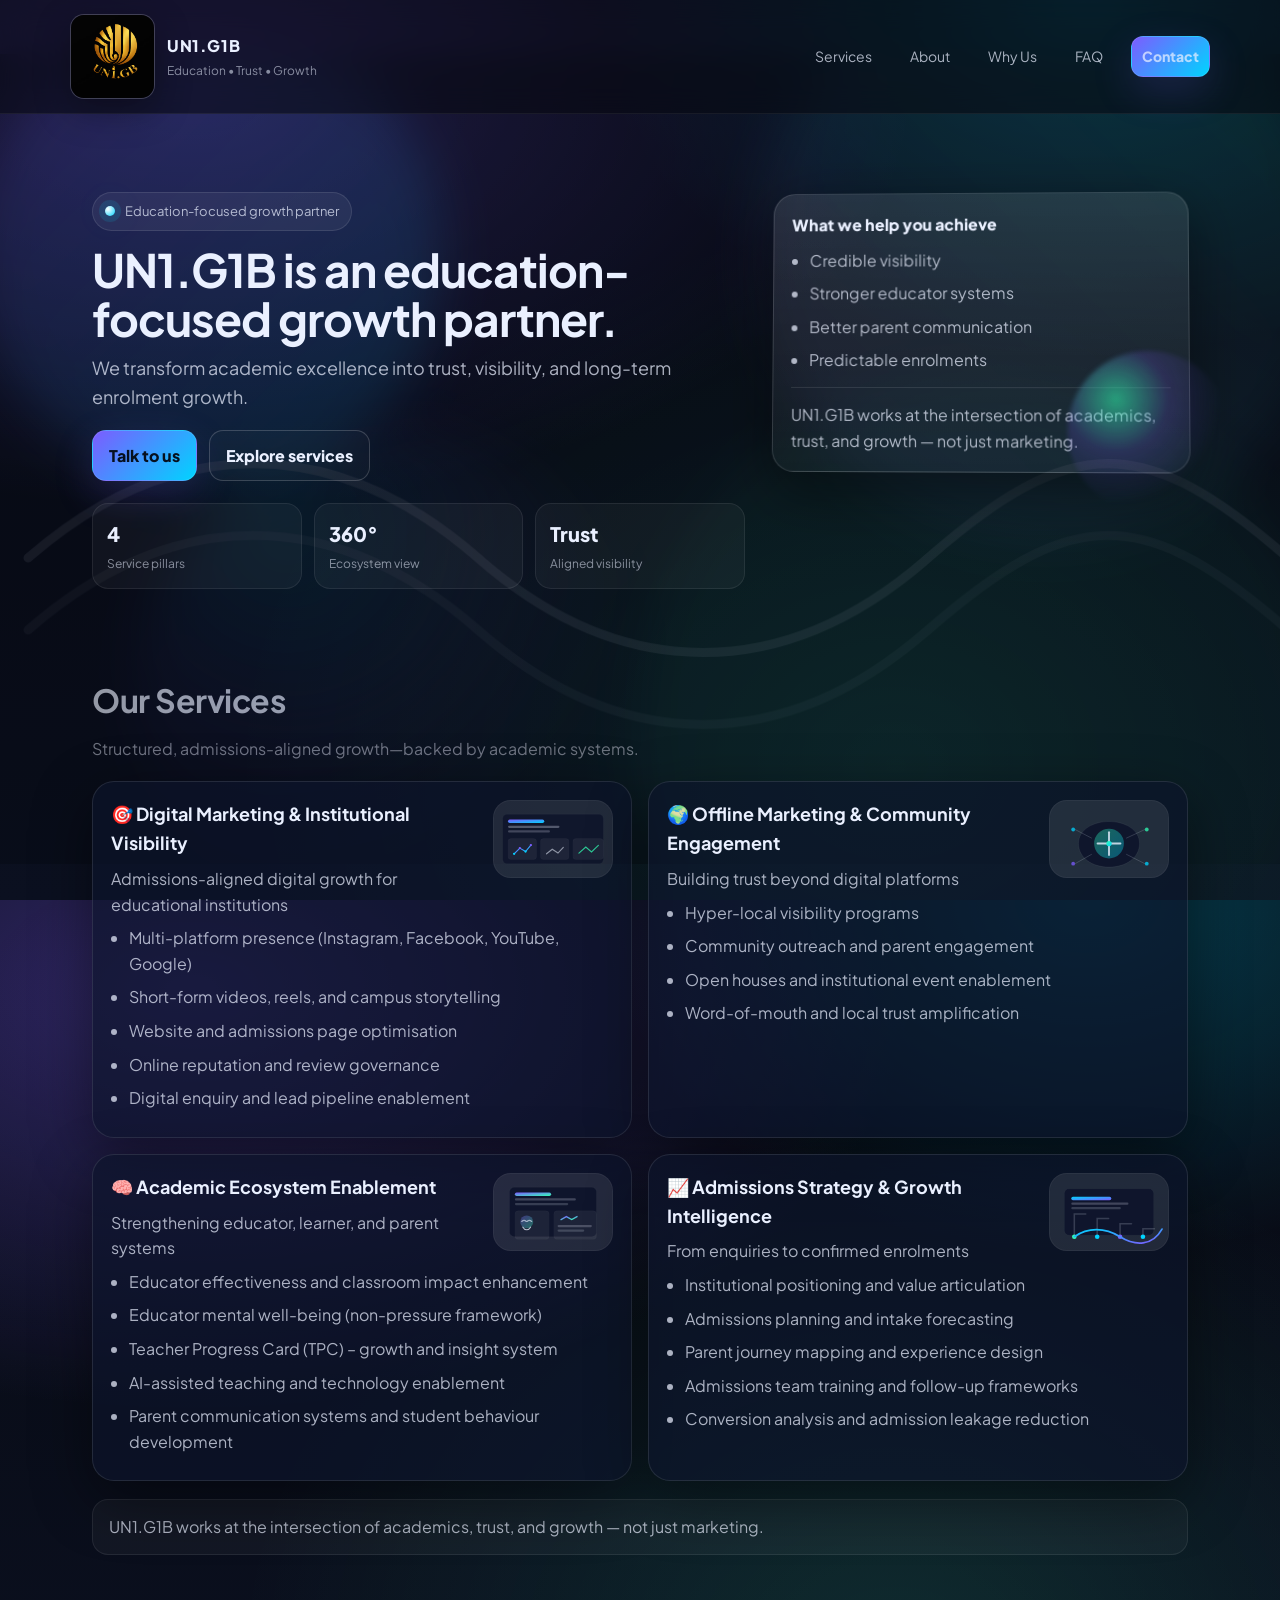
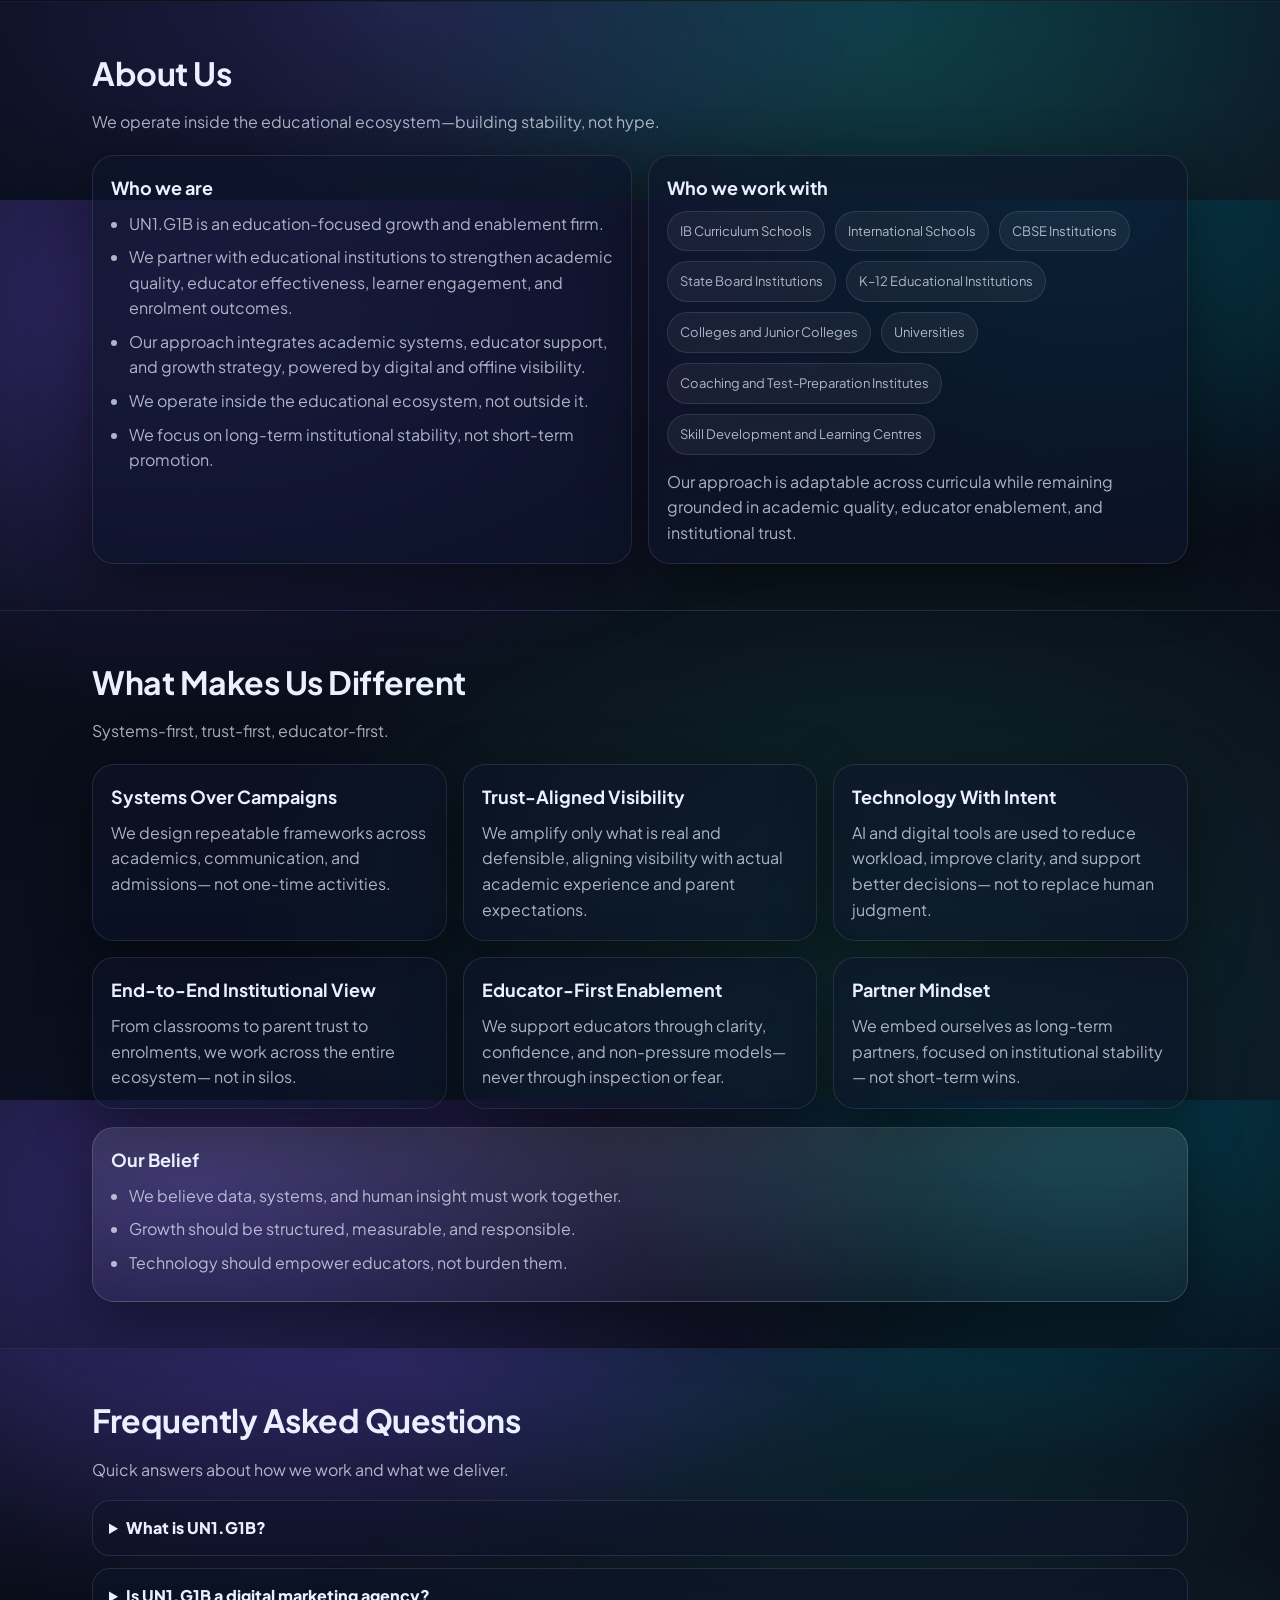
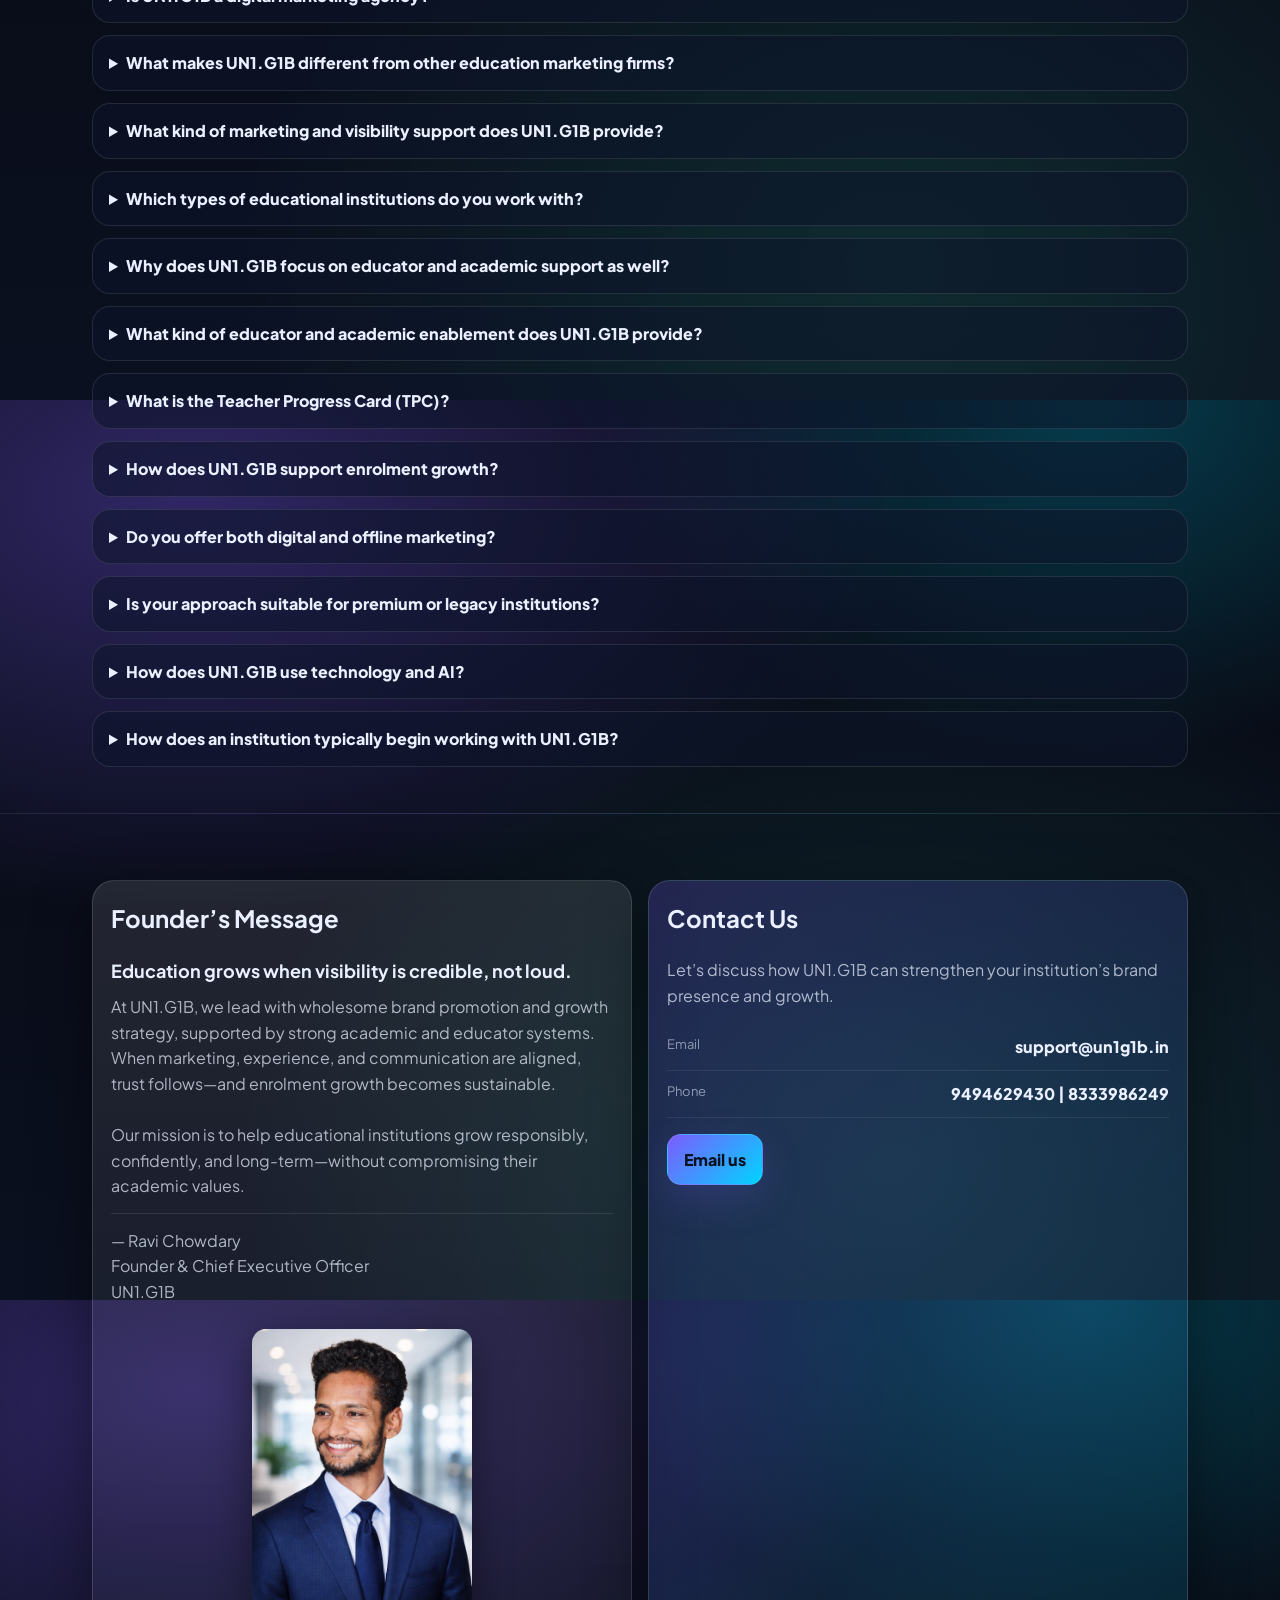
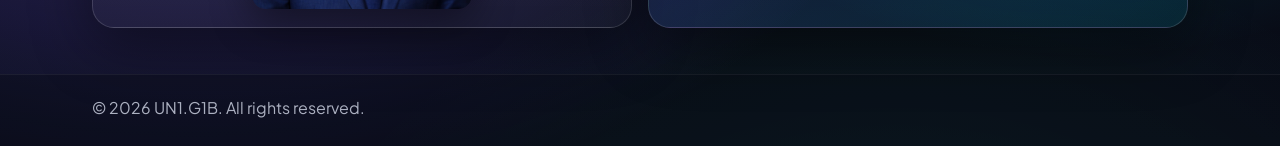
<file: index.html>
<!doctype html>
<html lang="en">
<head>
  <meta charset="utf-8"/>
  <meta name="viewport" content="width=device-width,initial-scale=1,viewport-fit=cover"/>
  <meta name="theme-color" content="#070A12"/>
  <title>UN1.G1B — Education Growth Partner</title>
  <meta name="google-site-verification" content="wPnAxv5JgVIAZLNggZyhaIJvH1Eu4LKF4EkXM1ku5Jc" />
  <link rel="icon" type="image/png" href="/favicon.png">
  <link rel="preconnect" href="https://fonts.googleapis.com">
  <link rel="preconnect" href="https://fonts.gstatic.com" crossorigin>
  <link href="https://fonts.googleapis.com/css2?family=Plus+Jakarta+Sans:wght@400;600;700;800&display=swap" rel="stylesheet">
  <link rel="stylesheet" href="style.css"/>
</head>
<body>
  <header class="nav">
    <div class="container nav__inner">
      <a class="brand" href="#">
        <div class="brand__mark brand__mark--logo"><img src="images/logo.png" alt="UN1.G1B logo"/></div>
        <div class="brand__text">
          <div class="brand__name">UN1.G1B</div>
          <div class="brand__tag">Education • Trust • Growth</div>
        </div>
      </a>

      <!-- Mobile menu toggle (CSS-only) -->
      <input class="nav__toggle" type="checkbox" id="nav-toggle" aria-label="Open menu"/>
      <label class="nav__burger" for="nav-toggle" aria-hidden="true">
        <span></span><span></span><span></span>
      </label>

      <nav class="nav__links">
        <a href="#services" onclick="document.getElementById('nav-toggle').checked=false">Services</a>
        <a href="#about" onclick="document.getElementById('nav-toggle').checked=false">About</a>
        <a href="#why" onclick="document.getElementById('nav-toggle').checked=false">Why Us</a>
        <a href="#faq" onclick="document.getElementById('nav-toggle').checked=false">FAQ</a>
        <a class="btn btn--small" href="#contact" onclick="document.getElementById('nav-toggle').checked=false">Contact</a>
      </nav>
    </div>
  </header>

  <main>
    <section class="hero">
      <div class="hero__bg" aria-hidden="true">
        <img src="images/hero.svg" alt="" />
      </div>

      <div class="container hero__inner">
        <div class="hero__copy">
          <div class="pill"><span class="dot"></span> Education-focused growth partner</div>
          <h1>UN1.G1B is an education-focused growth partner.</h1>
          <p class="lead">We transform academic excellence into trust, visibility, and long-term enrolment growth.</p>

          <div class="hero__cta">
            <a class="btn" href="#contact">Talk to us</a>
            <a class="btn btn--ghost" href="#services">Explore services</a>
          </div>

          <div class="hero__meta">
            <div class="stat"><div class="stat__n">4</div><div class="stat__t">Service pillars</div></div>
            <div class="stat"><div class="stat__n">360°</div><div class="stat__t">Ecosystem view</div></div>
            <div class="stat"><div class="stat__n">Trust</div><div class="stat__t">Aligned visibility</div></div>
          </div>
        </div>

        <div class="hero__card">
          <div class="card card--glass card--tilt">
            <div class="card__title">What we help you achieve</div>
            <ul class="checklist">
              <li>Credible visibility</li>
              <li>Stronger educator systems</li>
              <li>Better parent communication</li>
              <li>Predictable enrolments</li>
            </ul>
            <div class="divider"></div>
            <div class="muted">UN1.G1B works at the intersection of academics, trust, and growth — not just marketing.</div>
            <div class="spark" aria-hidden="true"></div>
          </div>
        </div>
      </div>
    </section>

    <section id="services" class="section">
      <div class="container">
        <div class="section__head">
          <h2>Our Services</h2>
          <p>Structured, admissions-aligned growth—backed by academic systems.</p>
        </div>

        <div class="grid grid--2">
          
          <article class="card card--service">
            <div class="service__top">
              <div>
                <h3>🎯 Digital Marketing & Institutional Visibility</h3>
                <p class="muted">Admissions-aligned digital growth for educational institutions</p>
              </div>
              <div class="service__img"><img src="images/digital.svg" alt=""/></div>
            </div>
            <ul class="bullets">
              <li>Multi-platform presence (Instagram, Facebook, YouTube, Google)</li><li>Short-form videos, reels, and campus storytelling</li><li>Website and admissions page optimisation</li><li>Online reputation and review governance</li><li>Digital enquiry and lead pipeline enablement</li>
            </ul>
          </article>
          
          <article class="card card--service">
            <div class="service__top">
              <div>
                <h3>🌍 Offline Marketing & Community Engagement</h3>
                <p class="muted">Building trust beyond digital platforms</p>
              </div>
              <div class="service__img"><img src="images/offline.svg" alt=""/></div>
            </div>
            <ul class="bullets">
              <li>Hyper-local visibility programs</li><li>Community outreach and parent engagement</li><li>Open houses and institutional event enablement</li><li>Word-of-mouth and local trust amplification</li>
            </ul>
          </article>
          
          <article class="card card--service">
            <div class="service__top">
              <div>
                <h3>🧠 Academic Ecosystem Enablement</h3>
                <p class="muted">Strengthening educator, learner, and parent systems</p>
              </div>
              <div class="service__img"><img src="images/academics.svg" alt=""/></div>
            </div>
            <ul class="bullets">
              <li>Educator effectiveness and classroom impact enhancement</li><li>Educator mental well-being (non-pressure framework)</li><li>Teacher Progress Card (TPC) – growth and insight system</li><li>AI-assisted teaching and technology enablement</li><li>Parent communication systems and student behaviour development</li>
            </ul>
          </article>
          
          <article class="card card--service">
            <div class="service__top">
              <div>
                <h3>📈 Admissions Strategy & Growth Intelligence</h3>
                <p class="muted">From enquiries to confirmed enrolments</p>
              </div>
              <div class="service__img"><img src="images/admissions.svg" alt=""/></div>
            </div>
            <ul class="bullets">
              <li>Institutional positioning and value articulation</li><li>Admissions planning and intake forecasting</li><li>Parent journey mapping and experience design</li><li>Admissions team training and follow-up frameworks</li><li>Conversion analysis and admission leakage reduction</li>
            </ul>
          </article>
          
        </div>

        <div class="micro">UN1.G1B works at the intersection of academics, trust, and growth — not just marketing.</div>
      </div>
    </section>

    <section id="about" class="section section--alt">
      <div class="container">
        <div class="section__head">
          <h2>About Us</h2>
          <p>We operate inside the educational ecosystem—building stability, not hype.</p>
        </div>

        <div class="grid grid--2">
          <div class="card">
            <h3>Who we are</h3>
            <ul class="bullets">
              <li>UN1.G1B is an education-focused growth and enablement firm.</li><li>We partner with educational institutions to strengthen academic quality, educator effectiveness, learner engagement, and enrolment outcomes.</li><li>Our approach integrates academic systems, educator support, and growth strategy, powered by digital and offline visibility.</li><li>We operate inside the educational ecosystem, not outside it.</li><li>We focus on long-term institutional stability, not short-term promotion.</li>
            </ul>
          </div>

          <div class="card">
            <h3>Who we work with</h3>
            <ul class="chips">
              <li>IB Curriculum Schools</li><li>International Schools</li><li>CBSE Institutions</li><li>State Board Institutions</li><li>K–12 Educational Institutions</li><li>Colleges and Junior Colleges</li><li>Universities</li><li>Coaching and Test-Preparation Institutes</li><li>Skill Development and Learning Centres</li>
            </ul>
            <p class="muted" style="margin-top:14px;">
              Our approach is adaptable across curricula while remaining grounded in academic quality, educator enablement, and institutional trust.
            </p>
          </div>
        </div>
      </div>
    </section>

    <section id="why" class="section">
      <div class="container">
        <div class="section__head">
          <h2>What Makes Us Different</h2>
          <p>Systems-first, trust-first, educator-first.</p>
        </div>

        <div class="grid grid--3">
          
          <article class="card card--soft card--hover">
            <h3>Systems Over Campaigns</h3>
            <p class="muted">We design repeatable frameworks across academics, communication, and admissions— not one-time activities.</p>
          </article>
          
          <article class="card card--soft card--hover">
            <h3>Trust-Aligned Visibility</h3>
            <p class="muted">We amplify only what is real and defensible, aligning visibility with actual academic experience and parent expectations.</p>
          </article>
          
          <article class="card card--soft card--hover">
            <h3>Technology With Intent</h3>
            <p class="muted">AI and digital tools are used to reduce workload, improve clarity, and support better decisions— not to replace human judgment.</p>
          </article>
          
          <article class="card card--soft card--hover">
            <h3>End-to-End Institutional View</h3>
            <p class="muted">From classrooms to parent trust to enrolments, we work across the entire ecosystem— not in silos.</p>
          </article>
          
          <article class="card card--soft card--hover">
            <h3>Educator-First Enablement</h3>
            <p class="muted">We support educators through clarity, confidence, and non-pressure models— never through inspection or fear.</p>
          </article>
          
          <article class="card card--soft card--hover">
            <h3>Partner Mindset</h3>
            <p class="muted">We embed ourselves as long-term partners, focused on institutional stability— not short-term wins.</p>
          </article>
          
        </div>

        <div class="card card--wide card--glass">
          <h3>Our Belief</h3>
          <ul class="bullets">
            <li>We believe data, systems, and human insight must work together.</li><li>Growth should be structured, measurable, and responsible.</li><li>Technology should empower educators, not burden them.</li>
          </ul>
        </div>
      </div>
    </section>

    <section id="faq" class="section section--alt">
      <div class="container">
        <div class="section__head">
          <h2>Frequently Asked Questions</h2>
          <p>Quick answers about how we work and what we deliver.</p>
        </div>

        <div class="faq">
          
          <details class="faq__item">
            <summary>What is UN1.G1B?</summary>
            <div class="faq__body">UN1.G1B is an education-focused growth and enablement firm. We help educational institutions build credible visibility, strong brand presence, and sustainable enrolment growth, supported by robust academic and educator systems.</div>
          </details>
          
          <details class="faq__item">
            <summary>Is UN1.G1B a digital marketing agency?</summary>
            <div class="faq__body">UN1.G1B leads with strategic marketing and brand visibility, delivered through digital and offline channels. What sets us apart is that our marketing is backed by strong internal systems— educator effectiveness, communication clarity, and academic alignment— so growth is sustainable, not superficial.</div>
          </details>
          
          <details class="faq__item">
            <summary>What makes UN1.G1B different from other education marketing firms?</summary>
            <div class="faq__body">Most firms focus only on promotion. We focus on wholesome brand promotion— where visibility, trust, academic experience, and admissions strategy are aligned. This ensures institutions grow credibly, consistently, and long-term.</div>
          </details>
          
          <details class="faq__item">
            <summary>What kind of marketing and visibility support does UN1.G1B provide?</summary>
            <div class="faq__body">We support institutions with digital marketing and social media presence, short-form videos and institutional storytelling, website and admissions page optimisation, online reputation and review governance, and digital/offline enquiry generation systems— all aligned to admissions outcomes and parent trust.</div>
          </details>
          
          <details class="faq__item">
            <summary>Which types of educational institutions do you work with?</summary>
            <div class="faq__body">We work with a broad range of institutions, including IB and international schools, CBSE and state board institutions, colleges, universities, coaching centres, and learning organisations.</div>
          </details>
          
          <details class="faq__item">
            <summary>Why does UN1.G1B focus on educator and academic support as well?</summary>
            <div class="faq__body">In education, marketing works only when the internal experience matches the external promise. We support educators, classrooms, and communication systems so that brand visibility reflects real quality— protecting trust and reputation.</div>
          </details>
          
          <details class="faq__item">
            <summary>What kind of educator and academic enablement does UN1.G1B provide?</summary>
            <div class="faq__body">We support educator effectiveness, classroom engagement, mental well-being, AI and technology enablement, structured feedback systems, and student behaviour development— using non-pressure, growth-focused frameworks.</div>
          </details>
          
          <details class="faq__item">
            <summary>What is the Teacher Progress Card (TPC)?</summary>
            <div class="faq__body">The Teacher Progress Card is a growth-oriented insight framework that supports educator development by providing visibility into teaching effectiveness, classroom engagement, well-being, and modern teaching readiness— without ranking or punitive evaluation.</div>
          </details>
          
          <details class="faq__item">
            <summary>How does UN1.G1B support enrolment growth?</summary>
            <div class="faq__body">We combine brand visibility, admissions strategy, parent journey design, and follow-up systems with academic alignment to drive predictable and sustainable enrolment outcomes.</div>
          </details>
          
          <details class="faq__item">
            <summary>Do you offer both digital and offline marketing?</summary>
            <div class="faq__body">Yes. We manage digital marketing and content strategy while also supporting offline engagement through community outreach, parent engagement initiatives, and institutional events— creating a holistic brand presence.</div>
          </details>
          
          <details class="faq__item">
            <summary>Is your approach suitable for premium or legacy institutions?</summary>
            <div class="faq__body">Absolutely. Our approach is designed for institutions that value reputation, credibility, and responsible growth, not aggressive or short-term promotion.</div>
          </details>
          
          <details class="faq__item">
            <summary>How does UN1.G1B use technology and AI?</summary>
            <div class="faq__body">We use technology and AI to improve marketing effectiveness, educator productivity, communication clarity, and decision-making— always with ethical, responsible usage.</div>
          </details>
          
          <details class="faq__item">
            <summary>How does an institution typically begin working with UN1.G1B?</summary>
            <div class="faq__body">We begin with understanding the institution’s brand positioning, admissions goals, and internal ecosystem, followed by a structured roadmap covering marketing, communication systems, academic alignment, and enrolment strategy.</div>
          </details>
          
        </div>
      </div>
    </section>

    <section class="section">
      <div class="container">
        <div class="grid grid--2">
          <div class="card card--glass">
            <h2 style="margin-top:0;">Founder’s Message</h2>
            <h3 class="founder__headline">Education grows when visibility is credible, not loud.</h3>
            <p class="muted" style="white-space:pre-line;">At UN1.G1B, we lead with wholesome brand promotion and growth strategy, supported by strong academic and educator systems. When marketing, experience, and communication are aligned, trust follows—and enrolment growth becomes sustainable.

Our mission is to help educational institutions grow responsibly, confidently, and long-term—without compromising their academic values.</p>
            <div class="divider"></div>
            <p class="muted" style="white-space:pre-line;">— Ravi Chowdary
Founder & Chief Executive Officer
UN1.G1B</p>
            <div class="founder__image">
              <img src="images/founder.jpeg" alt="Ravi Chowdary, Founder & CEO of UN1.G1B" />
            </div>
          </div>

          <div id="contact" class="card card--cta">
            <h2 style="margin-top:0;">Contact Us</h2>
            <p class="muted">Let’s discuss how UN1.G1B can strengthen your institution’s brand presence and growth.</p>
            <div class="contact">
              <div class="contact__row"><div class="contact__k">Email</div><a class="contact__v" href="mailto:support@un1g1b.in">support@un1g1b.in</a></div>
              <div class="contact__row"><div class="contact__k">Phone</div><a class="contact__v" href="tel:9494629430">9494629430 | 8333986249</a></div>
            </div>
            <a class="btn" href="mailto:support@un1g1b.in">Email us</a>
          </div>
        </div>
      </div>
    </section>

    <footer class="footer">
      <div class="container footer__inner">
        <div class="muted">© 2026 UN1.G1B. All rights reserved.</div>
      </div>
    </footer>
  </main>
</body>
</html>
</file>
<file: style.css>
html{scroll-behavior:smooth}
*{-webkit-tap-highlight-color: transparent}

/* RYSEN PRO — Dynamic single-page style (animations + section illustrations) */
:root{--bg:#070A12;--bg2:#0B1020;--card:#0D142B;--stroke:rgba(255,255,255,.10);--text:#EAF0FF;--muted:rgba(234,240,255,.72);--muted2:rgba(234,240,255,.55);--accent:#7C5CFF;--accent2:#00D4FF;--accent3:#32FFB5;--shadow:0 18px 60px rgba(0,0,0,.45);--radius:22px;--max:1140px}
*{box-sizing:border-box}html,body{height:100%}
body{margin:0;font-family:"Plus Jakarta Sans",ui-sans-serif,system-ui,-apple-system,Segoe UI,Roboto,Helvetica,Arial;color:var(--text);
background:radial-gradient(1200px 700px at 15% 10%, rgba(124,92,255,.35), transparent 60%),
radial-gradient(900px 650px at 85% 0%, rgba(0,212,255,.25), transparent 55%),
radial-gradient(1100px 900px at 70% 85%, rgba(50,255,181,.12), transparent 60%),
linear-gradient(180deg,var(--bg),var(--bg2));line-height:1.6;overflow-x:hidden}
a{color:inherit;text-decoration:none}

img, picture, video {max-width:100%;height:auto;display:block;}

.container{max-width:var(--max);margin:0 auto;padding:0 22px}
.nav{position:sticky;top:0;z-index:50;backdrop-filter:blur(14px);background:rgba(7,10,18,.58);border-bottom:1px solid rgba(255,255,255,.06)}
.nav__inner{display:flex;align-items:center;justify-content:space-between;padding:14px 0}
.brand{display:flex;align-items:center;gap:12px}
.brand__mark{width:40px;height:40px;border-radius:14px;display:grid;place-items:center;overflow:hidden;background:rgba(255,255,255,.06);border:1px solid rgba(255,255,255,.14);box-shadow:0 12px 34px rgba(0,0,0,.35);transition:transform .25s ease}
.brand:hover .brand__mark{transform:rotate(-6deg) scale(1.02)}
.brand__name{font-weight:900;letter-spacing:.6px}.brand__tag{font-size:12px;color:var(--muted2);margin-top:2px}
.nav__links{display:flex;align-items:center;gap:18px}
.nav__links a{font-size:14px;color:var(--muted);padding:8px 10px;border-radius:12px;transition:background .2s ease,color .2s ease,transform .2s ease}
.nav__links a:hover{background:rgba(255,255,255,.06);color:var(--text);transform:translateY(-1px)}
.btn{display:inline-flex;align-items:center;justify-content:center;padding:12px 16px;border-radius:14px;background:linear-gradient(135deg,var(--accent),var(--accent2));
color:#06101f;font-weight:900;box-shadow:0 14px 40px rgba(124,92,255,.18);border:1px solid rgba(255,255,255,.10);transition:transform .2s ease,filter .2s ease}
.btn:hover{transform:translateY(-1px);filter:saturate(1.1)}
.btn:focus-visible{outline:3px solid rgba(124,92,255,.26);outline-offset:3px}
.btn--ghost{background:rgba(255,255,255,.02);color:var(--text);border:1px solid rgba(255,255,255,.18);box-shadow:none}
.btn--ghost:hover{background:rgba(255,255,255,.06)}.btn--small{padding:9px 12px;border-radius:12px}
.hero{position:relative;padding:78px 0 40px;min-height:420px}
.hero__bg{position:absolute;inset:-60px -80px auto -80px;pointer-events:none;opacity:.38;filter:saturate(1.05);z-index:0;background-color:var(--bg)}
.hero__bg img{max-width:100%;width:100%;height:auto;object-fit:cover;animation:floaty 10s ease-in-out infinite;will-change:transform,opacity;backface-visibility:hidden;transform:translateZ(0)}
@keyframes floaty{0%,100%{transform:translateY(0) translateX(0) scale(1)}50%{transform:translateY(-14px) translateX(8px) scale(1.01)}}
.hero__inner{z-index:2;display:grid;grid-template-columns:1.22fr .78fr;gap:26px;align-items:stretch;position:relative}
.hero__copy h1{font-size:46px;line-height:1.06;margin:14px 0 12px;letter-spacing:-1px}
.lead{font-size:18px;color:var(--muted);margin:0 0 18px;max-width:58ch}
.pill{display:inline-flex;align-items:center;gap:10px;padding:8px 12px;border-radius:999px;background:rgba(255,255,255,.06);border:1px solid rgba(255,255,255,.10);color:var(--muted);font-size:13px}
.dot{width:10px;height:10px;border-radius:999px;background:radial-gradient(circle at 30% 30%,#fff,var(--accent2));
box-shadow:0 0 0 6px rgba(0,212,255,.12),0 0 34px rgba(0,212,255,.25)}
.hero__cta{display:flex;gap:12px;flex-wrap:wrap;margin-top:12px}
.hero__meta{margin-top:22px;display:grid;grid-template-columns:repeat(3,minmax(0,1fr));gap:12px}
.stat{padding:14px 14px;border-radius:16px;background:rgba(255,255,255,.04);border:1px solid rgba(255,255,255,.08);transition:transform .2s ease}
.stat:hover{transform:translateY(-2px)}.stat__n{font-size:20px;font-weight:900}.stat__t{font-size:12px;color:var(--muted2);margin-top:4px}
.card{position:relative;background:rgba(13,20,43,.66);border:1px solid rgba(255,255,255,.10);border-radius:var(--radius);padding:18px 18px;box-shadow:var(--shadow)}
.card--glass{background:linear-gradient(180deg,rgba(255,255,255,.10),rgba(255,255,255,.03));border:1px solid rgba(255,255,255,.14)}
.card--tilt{transform:perspective(900px) rotateX(2deg) rotateY(-2deg);transition:transform .25s ease}
.card--tilt:hover{transform:perspective(900px) rotateX(0) rotateY(0) translateY(-2px)}
.card--soft{background:rgba(13,20,43,.55)}.card--wide{margin-top:18px}
.card--cta{background:linear-gradient(135deg,rgba(124,92,255,.22),rgba(0,212,255,.10));border:1px solid rgba(255,255,255,.14)}
.card--hover{transition:transform .25s ease,border-color .25s ease}.card--hover:hover{transform:translateY(-4px);border-color:rgba(0,212,255,.22)}
.card h3{margin:0 0 8px;font-size:18px}.card p{margin:0}.card__title{font-weight:900;margin-bottom:10px}
.muted{color:var(--muted)}.divider{height:1px;background:rgba(255,255,255,.10);margin:14px 0}
.founder__image{margin-top:24px;width:220px;height:280px;border-radius:14px;overflow:hidden;box-shadow:0 12px 40px rgba(0,0,0,.45);margin-left:auto;margin-right:auto}
.founder__image img{width:100%;height:100%;object-fit:cover;display:block}
.spark{position:absolute;inset:auto -40px -40px auto;width:160px;height:160px;border-radius:999px;background:radial-gradient(circle at 30% 30%,rgba(50,255,181,.55),rgba(124,92,255,.18),transparent 65%);
filter:blur(2px);animation:pulse 4.2s ease-in-out infinite}
@keyframes pulse{0%,100%{transform:scale(1);opacity:.8}50%{transform:scale(1.08);opacity:1)}}

@media (prefers-reduced-motion: reduce){
  .hero__bg img, .spark{animation:none !important}
}

.checklist,.bullets{margin:0;padding-left:18px;color:var(--muted)}.checklist li,.bullets li{margin:8px 0}
.section{padding:46px 0}
.section--alt{background:radial-gradient(1000px 460px at 30% 0%,rgba(124,92,255,.18),transparent 55%),
radial-gradient(1000px 460px at 70% 0%,rgba(0,212,255,.12),transparent 55%);border-top:1px solid rgba(255,255,255,.06);border-bottom:1px solid rgba(255,255,255,.06)}
.section__head h2{margin:0;font-size:32px;letter-spacing:-.5px}.section__head p{margin:10px 0 0;color:var(--muted)}
.grid{display:grid;gap:16px;margin-top:20px}.grid--2{grid-template-columns:repeat(2,minmax(0,1fr))}.grid--3{grid-template-columns:repeat(3,minmax(0,1fr))}
.micro{margin-top:18px;padding:14px 16px;border-radius:16px;background:rgba(255,255,255,.04);border:1px solid rgba(255,255,255,.08);color:var(--muted)}
.card--service .service__top{display:flex;gap:14px;align-items:flex-start;justify-content:space-between}
.service__img{width:120px;height:78px;flex:0 0 auto;border-radius:18px;background:rgba(255,255,255,.04);border:1px solid rgba(255,255,255,.10);overflow:hidden}
.service__img img{width:100%;height:100%;object-fit:cover;display:block}
.chips{list-style:none;padding:0;margin:0;display:flex;flex-wrap:wrap;gap:10px}
.chips li{padding:9px 12px;border-radius:999px;background:rgba(255,255,255,.05);border:1px solid rgba(255,255,255,.10);color:var(--muted);font-size:13px;transition:transform .2s ease}
.chips li:hover{transform:translateY(-2px)}
.faq{display:grid;gap:12px;margin-top:18px}
.faq__item{border-radius:18px;border:1px solid rgba(255,255,255,.10);background:rgba(13,20,43,.55);padding:14px 16px;transition:border-color .2s ease,transform .2s ease}
.faq__item summary{cursor:pointer;font-weight:900;color:var(--text)}
.faq__body{margin-top:10px;color:var(--muted)}.faq__item[open]{background:rgba(13,20,43,.72);border-color:rgba(0,212,255,.20)}
.contact{margin:16px 0}.contact__row{display:flex;justify-content:space-between;gap:12px;padding:10px 0;border-bottom:1px solid rgba(255,255,255,.08)}
.contact__k{color:var(--muted2);font-size:13px}.contact__v{color:var(--text);font-weight:900}
.footer{padding:20px 0 26px;border-top:1px solid rgba(255,255,255,.06);background:rgba(7,10,18,.35)}
.footer__inner{display:flex;justify-content:space-between;gap:14px;flex-wrap:wrap}
@media (max-width:980px){.hero__inner{z-index:2;grid-template-columns:1fr}.grid--2{grid-template-columns:1fr}.grid--3{grid-template-columns:1fr}.nav__links{display:none}.hero__copy h1{font-size:36px}.service__img{width:100%;height:140px}.card--service .service__top{flex-direction:column}}


/* Mobile nav */
.nav__toggle{position:absolute;opacity:0;pointer-events:none}
.nav__burger{display:none;width:44px;height:44px;border-radius:14px;border:1px solid rgba(255,255,255,.14);
background:rgba(255,255,255,.04);align-items:center;justify-content:center;gap:5px;cursor:pointer}
.nav__burger span{display:block;width:18px;height:2px;background:rgba(234,240,255,.9);border-radius:2px;transition:transform .2s ease, opacity .2s ease}
@media (max-width:980px){
  .nav__burger{display:flex}
  .nav__inner{gap:12px}
  .nav__links{
    position:fixed; left:16px; right:16px; top:72px;
    display:flex; flex-direction:column; gap:10px;
    padding:14px; border-radius:18px;
    background:rgba(7,10,18,.92);
    border:1px solid rgba(255,255,255,.12);
    box-shadow:0 22px 70px rgba(0,0,0,.55);
    transform: translateY(-10px);
    opacity:0; pointer-events:none;
    transition: opacity .2s ease, transform .2s ease;
  }
  .nav__links a{padding:12px 12px; font-size:15px}
  .nav__toggle:checked ~ .nav__burger span:nth-child(1){transform: translateY(7px) rotate(45deg)}
  .nav__toggle:checked ~ .nav__burger span:nth-child(2){opacity:0}
  .nav__toggle:checked ~ .nav__burger span:nth-child(3){transform: translateY(-7px) rotate(-45deg)}
  .nav__toggle:checked ~ .nav__links{opacity:1; transform: translateY(0); pointer-events:auto}
}

/* Phone-first tightening */
@media (max-width:560px){
  .container{padding:0 16px}
  .hero{padding:64px 0 28px}
  .hero__bg{inset:-90px -140px auto -140px; opacity:.58}
  .hero__copy h1{font-size:32px; letter-spacing:-.7px}
  .lead{font-size:16px}
  .pill{font-size:12px}
  .hero__meta{grid-template-columns:1fr; gap:10px}
  .stat{padding:12px}
  .section{padding:38px 0}
  .section__head h2{font-size:26px}
  .service__img{height:160px}
  .btn{width:100%}
  .hero__cta{gap:10px}

  /* Mobile improvements */
  .nav__links a{padding:14px 16px; font-size:16px}
  .hero__card{margin-top:16px}
  .hero__bg{inset:-60px -40px auto -40px; opacity:.48}
  .hero__bg img{animation:none}
}

/* Very small phones */
@media (max-width:380px){
  .hero__copy h1{font-size:28px}
  .brand__tag{display:none}
  .brand__name{font-size:14px}
  .btn{padding:12px 14px}
}

/* ===== LOGO SIZE FIX ===== */
.brand__mark{
  width:85px !important;
  height:85px !important;
  min-width:85px !important;
}

.brand__mark img{
  width:100% !important;
  height:100% !important;
  object-fit:contain;
}
</file>
